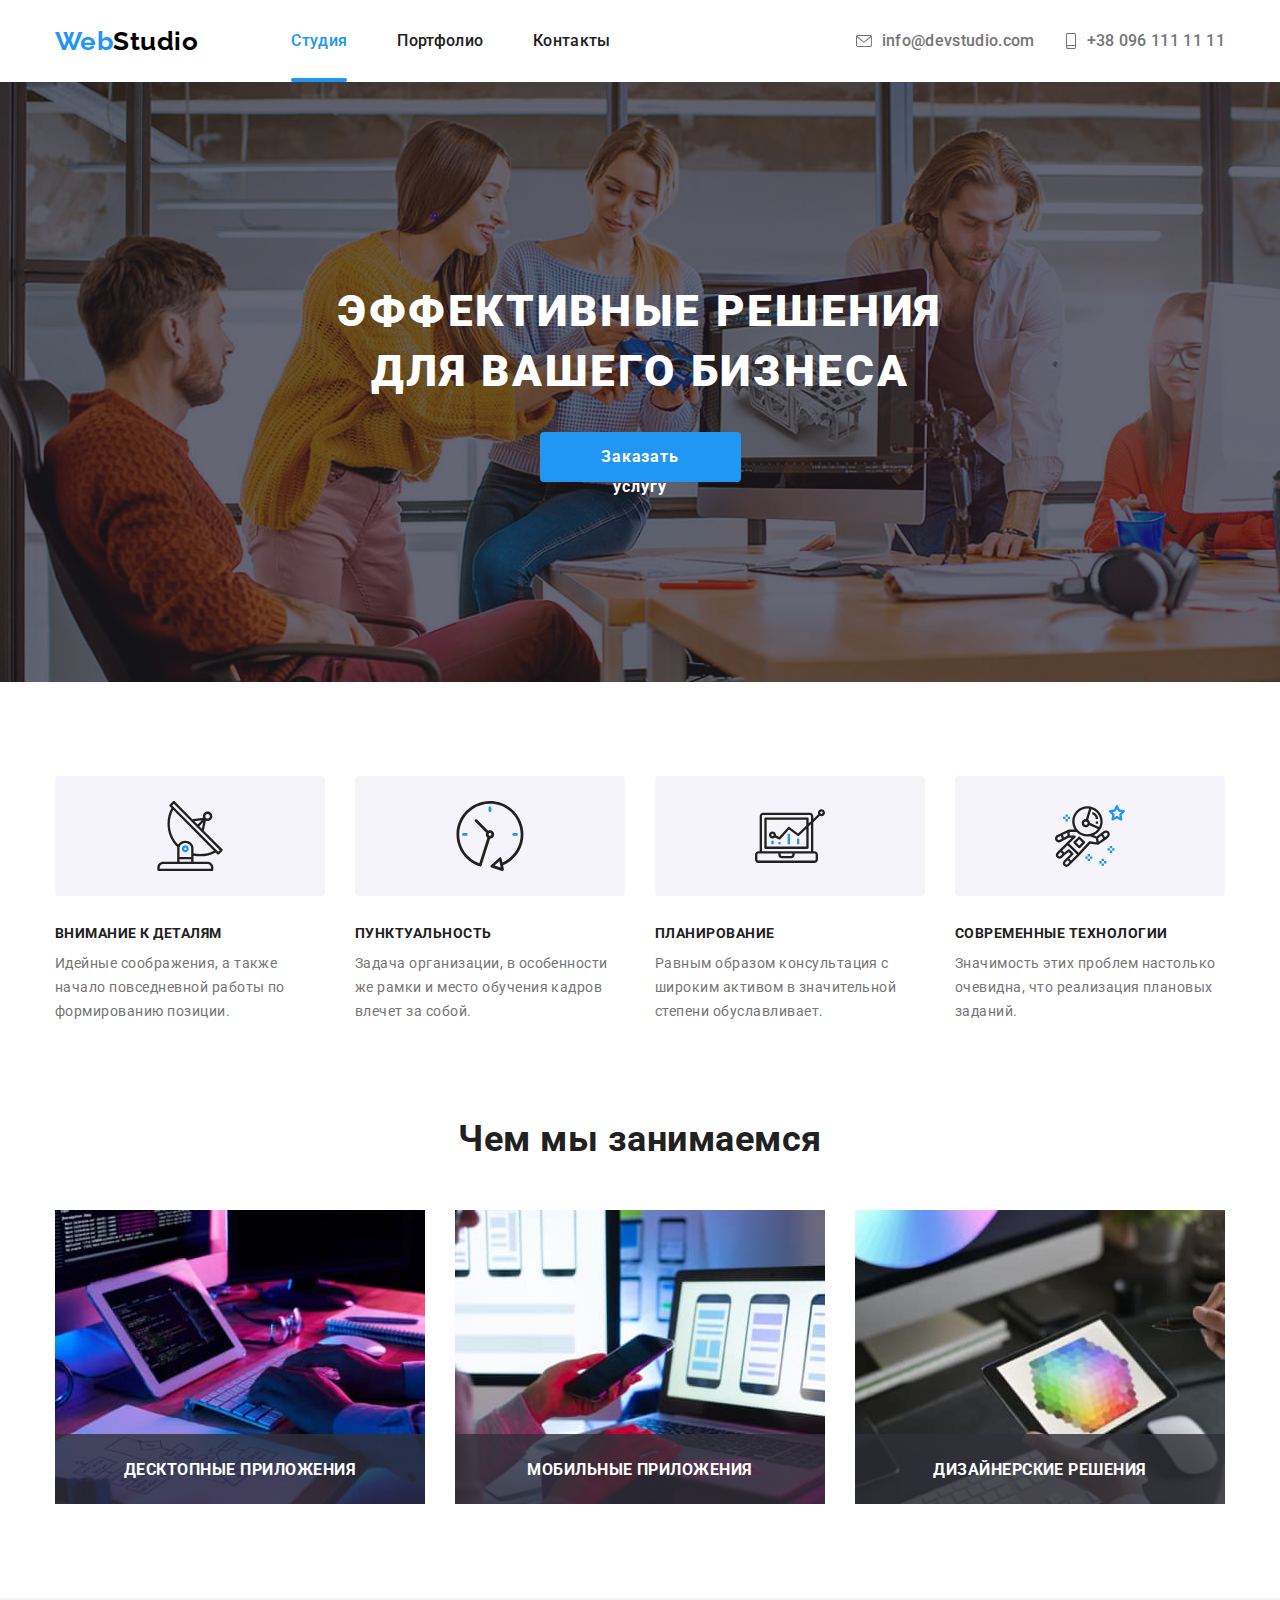
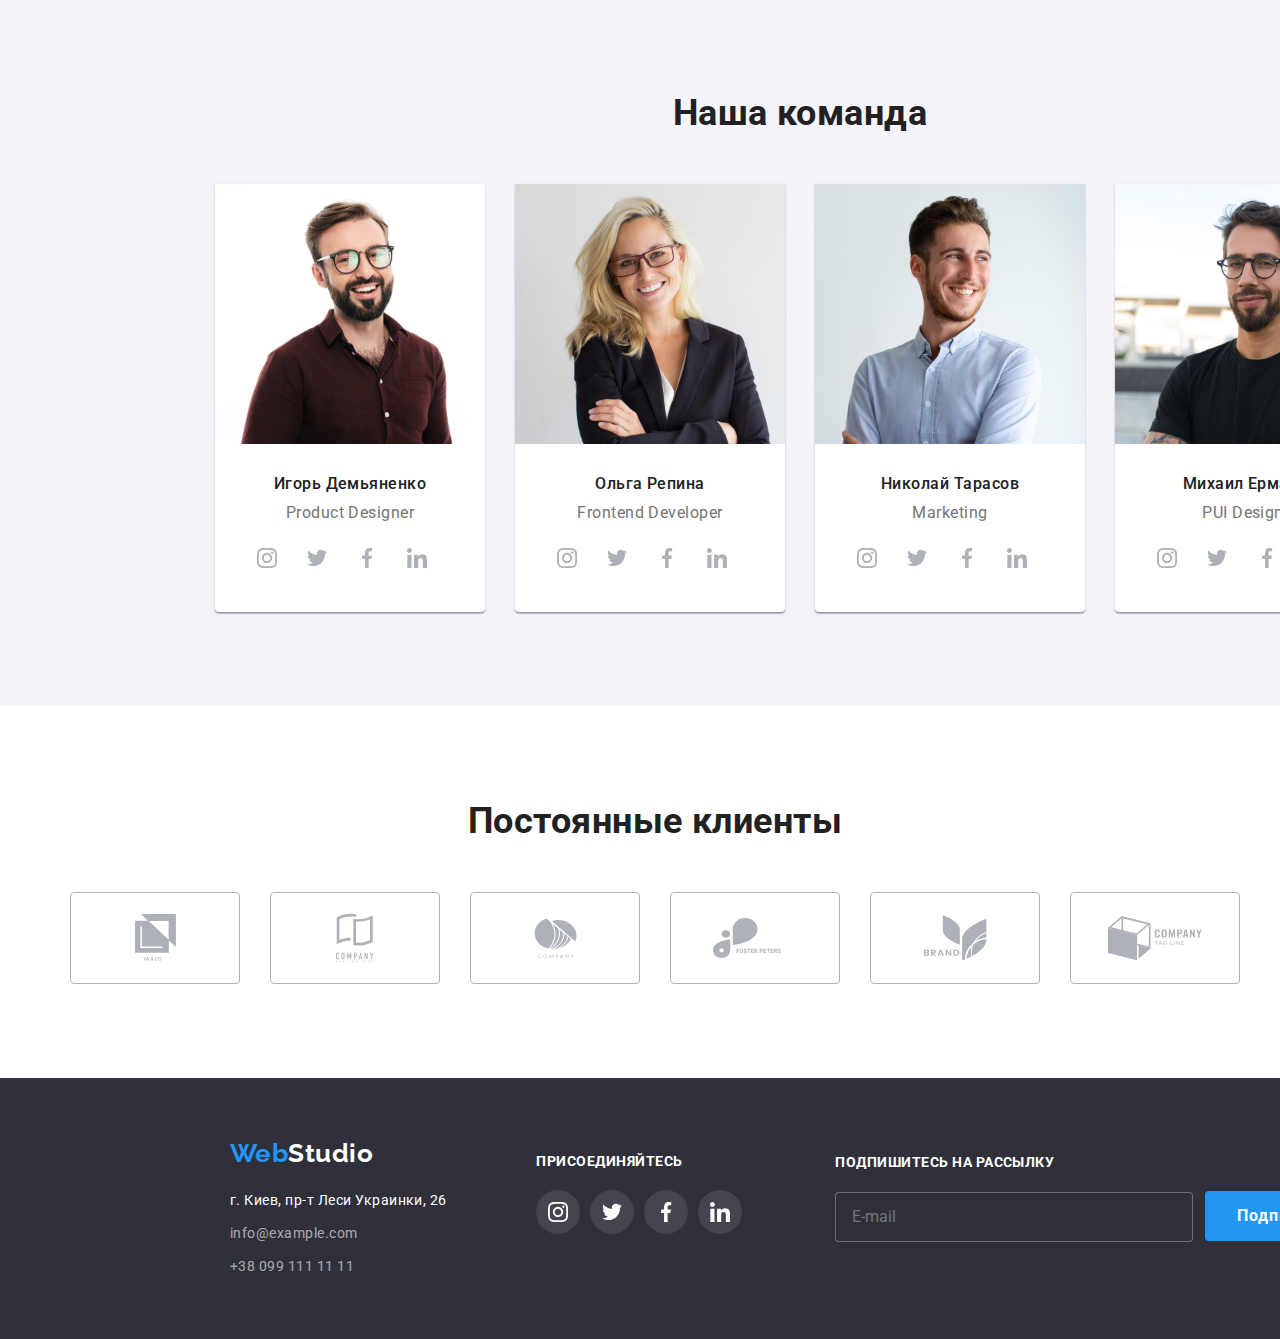
<file: index.html>
<!DOCTYPE html>
<html lang="ru">
    <head>
        <meta charset="UTF-8" />
        <meta http-equiv="X-UA-Compatible" content="IE=edge" />
        <meta name="viewport" content="width=device-width, initial-scale=1.0" />
        <title>WebStudio</title>
        <link rel="preconnect" href="https://fonts.googleapis.com" />
        <link rel="preconnect" href="https://fonts.gstatic.com" crossorigin />
        <link
            rel="stylesheet"
            href="https://cdnjs.cloudflare.com/ajax/libs/modern-normalize/1.1.0/modern-normalize.min.css"
        />
        <link
            href="https://fonts.googleapis.com/css2?family=Raleway:wght@700&family=Roboto:wght@400;500;700;900&display=swap"
            rel="stylesheet"
        />
        <link rel="stylesheet" href="./css/style.css" />
    </head>
    <body>
        <!-------HEADER-------- -->
        <section class="section">
            <header class="header">
                <a href="./index.html" class="logo"
                    >Web<span class="logo--black">Studio</span></a
                >
                <nav class="site-nav">
                    <ul class="site-nav__list">
                        <li class="site-nav__item">
                            <a
                                href="./index.html"
                                class="site-nav__link site-nav__link--current"
                                >Студия</a
                            >
                        </li>
                        <li class="site-nav__item">
                            <a href="./portfolio.html" class="site-nav__link"
                                >Портфолио</a
                            >
                        </li>
                        <li class="site-nav__item">
                            <a href="#" class="site-nav__link">Контакты</a>
                        </li>
                    </ul>
                </nav>
                <ul class="auth-nav">
                    <li class="auth-nav__item">
                        <a href="#" class="auth-nav__link">
                            <svg
                                class="auth-nav__icon"
                                width="16px"
                                height="12px"
                            >
                                <use
                                    href="./images/symbol-defs.svg#envelope"
                                ></use>
                            </svg>
                            info@devstudio.com
                        </a>
                    </li>
                    <li class="auth-nav__item">
                        <a href="#" class="auth-nav__link"
                            ><svg
                                class="auth-nav__icon"
                                width="12px"
                                height="16px"
                            >
                                <use
                                    href="./images/symbol-defs.svg#phone"
                                ></use>
                            </svg>
                            +38 096 111 11 11</a
                        >
                    </li>
                </ul>
            </header>
        </section>
        <main>
            <!------HERO-------->
            <section class="hero">
                <h1 class="hero__title">
                    Эффективные решения <br />
                    для вашего бизнеса
                </h1>
                <button
                    type="button"
                    class="button button--centered"
                    data-modal-open
                >
                    Заказать услугу
                </button>
            </section>
            <!------FEATURES-------->
            <section class="section">
                <div class="features">
                    <h2 class="features__title">Особенности</h2>
                    <ul class="features__list">
                        <li class="features__item">
                            <div class="features__card">
                                <svg class="features__icon">
                                    <use
                                        href="./images/symbol-defs.svg#antenna"
                                    ></use>
                                </svg>
                            </div>
                            <h3 class="features__name">Внимание к деталям</h3>
                            <p class="features__text">
                                Идейные соображения, а также начало повседневной
                                работы по формированию позиции.
                            </p>
                        </li>
                        <li class="features__item">
                            <div class="features__card">
                                <svg class="features__icon">
                                    <use
                                        href="./images/symbol-defs.svg#clock"
                                    ></use>
                                </svg>
                            </div>
                            <h3 class="features__name">Пунктуальность</h3>
                            <p class="features__text">
                                Задача организации, в особенности же рамки и
                                место обучения кадров влечет за собой.
                            </p>
                        </li>
                        <li class="features__item">
                            <div class="features__card">
                                <svg class="features__icon">
                                    <use
                                        href="./images/symbol-defs.svg#diagram"
                                    ></use>
                                </svg>
                            </div>
                            <h3 class="features__name">Планирование</h3>
                            <p class="features__text">
                                Равным образом консультация с широким активом в
                                значительной степени обуславливает.
                            </p>
                        </li>
                        <li class="features__item">
                            <div class="features__card">
                                <svg class="features__icon">
                                    <use
                                        href="./images/symbol-defs.svg#astronaut"
                                    ></use>
                                </svg>
                            </div>
                            <h3 class="features__name">
                                Современные технологии
                            </h3>
                            <p class="features__text">
                                Значимость этих проблем настолько очевидна, что
                                реализация плановых заданий.
                            </p>
                        </li>
                    </ul>
                </div>
            </section>
            <!---------DEALS---------->
            <section class="section">
                <div class="deals">
                    <h2 class="deals__title">Чем мы занимаемся</h2>
                    <ul class="deals__list">
                        <li class="deals__item">
                            <a href="#"
                                ><img
                                    src="./images/deals_1.jpg"
                                    alt="Десктопные приложения"
                                    width="370"
                            /></a>
                            <p class="deals__name">Десктопные приложения</p>
                        </li>
                        <li class="deals__item">
                            <a href="#"
                                ><img
                                    src="./images/deals_2.jpg"
                                    alt="Мобильные приложения"
                                    width="370"
                            /></a>
                            <p class="deals__name">Мобильные приложения</p>
                        </li>
                        <li class="deals__item">
                            <a href="#"
                                ><img
                                    src="./images/deals_3.jpg"
                                    alt="Дизайнерские решения"
                                    width="370"
                            /></a>
                            <p class="deals__name">Дизайнерские решения</p>
                        </li>
                    </ul>
                </div>
            </section>
            <!--------STAFF----------->
            <section class="section section--grey">
                <div class="staff">
                    <h2 class="staff__title">Наша команда</h2>
                    <ul class="staff__list">
                        <li class="staff__card">
                            <img
                                src="./images/igor.jpg"
                                alt="Игорь Демьяненко"
                                width="270"
                            />
                            <div class="staff__info">
                                <h3 class="staff__name">Игорь Демьяненко</h3>
                                <p class="staff__position">Product Designer</p>
                                <ul class="social-media">
                                    <li class="social-media__item">
                                        <a
                                            href="http://"
                                            class="social-media__link"
                                        >
                                            <svg width="20px" height="20px">
                                                <use
                                                    href="./images/symbol-defs.svg#instagram"
                                                ></use>
                                            </svg>
                                        </a>
                                    </li>
                                    <li class="social-media__item">
                                        <a
                                            href="http://"
                                            class="social-media__link"
                                        >
                                            <svg width="20px" height="20px">
                                                <use
                                                    href="./images/symbol-defs.svg#twitter"
                                                ></use>
                                            </svg>
                                        </a>
                                    </li>
                                    <li class="social-media__item">
                                        <a
                                            href="http://"
                                            class="social-media__link"
                                        >
                                            <svg width="20px" height="20px">
                                                <use
                                                    href="./images/symbol-defs.svg#facebook"
                                                ></use>
                                            </svg>
                                        </a>
                                    </li>
                                    <li class="social-media__item">
                                        <a
                                            href="http://"
                                            class="social-media__link"
                                        >
                                            <svg width="20px" height="20px">
                                                <use
                                                    href="./images/symbol-defs.svg#linkedin"
                                                ></use>
                                            </svg>
                                        </a>
                                    </li>
                                </ul>
                            </div>
                        </li>
                        <li class="staff__card">
                            <img
                                src="./images/olga.jpg"
                                alt="Ольга Репина"
                                width="270"
                            />
                            <div class="staff__info">
                                <h3 class="staff__name">Ольга Репина</h3>
                                <p class="staff__position">
                                    Frontend Developer
                                </p>
                                <ul class="social-media">
                                    <li class="social-media__item">
                                        <a
                                            href="http://"
                                            class="social-media__link"
                                        >
                                            <svg width="20px" height="20px">
                                                <use
                                                    href="./images/symbol-defs.svg#instagram"
                                                ></use>
                                            </svg>
                                        </a>
                                    </li>
                                    <li class="social-media__item">
                                        <a
                                            href="http://"
                                            class="social-media__link"
                                        >
                                            <svg width="20px" height="20px">
                                                <use
                                                    href="./images/symbol-defs.svg#twitter"
                                                ></use>
                                            </svg>
                                        </a>
                                    </li>
                                    <li class="social-media__item">
                                        <a
                                            href="http://"
                                            class="social-media__link"
                                        >
                                            <svg width="20px" height="20px">
                                                <use
                                                    href="./images/symbol-defs.svg#facebook"
                                                ></use>
                                            </svg>
                                        </a>
                                    </li>
                                    <li class="social-media__item">
                                        <a
                                            href="http://"
                                            class="social-media__link"
                                        >
                                            <svg width="20px" height="20px">
                                                <use
                                                    href="./images/symbol-defs.svg#linkedin"
                                                ></use>
                                            </svg>
                                        </a>
                                    </li>
                                </ul>
                            </div>
                        </li>
                        <li class="staff__card">
                            <img
                                src="./images/nikolai.jpg"
                                alt="Николай Тарасов"
                                width="270"
                            />
                            <div class="staff__info">
                                <h3 class="staff__name">Николай Тарасов</h3>
                                <p class="staff__position">Marketing</p>
                                <ul class="social-media">
                                    <li class="social-media__item">
                                        <a
                                            href="http://"
                                            class="social-media__link"
                                        >
                                            <svg width="20px" height="20px">
                                                <use
                                                    href="./images/symbol-defs.svg#instagram"
                                                ></use>
                                            </svg>
                                        </a>
                                    </li>
                                    <li class="social-media__item">
                                        <a
                                            href="http://"
                                            class="social-media__link"
                                        >
                                            <svg width="20px" height="20px">
                                                <use
                                                    href="./images/symbol-defs.svg#twitter"
                                                ></use>
                                            </svg>
                                        </a>
                                    </li>
                                    <li class="social-media__item">
                                        <a
                                            href="http://"
                                            class="social-media__link"
                                        >
                                            <svg width="20px" height="20px">
                                                <use
                                                    href="./images/symbol-defs.svg#facebook"
                                                ></use>
                                            </svg>
                                        </a>
                                    </li>
                                    <li class="social-media__item">
                                        <a
                                            href="http://"
                                            class="social-media__link"
                                        >
                                            <svg width="20px" height="20px">
                                                <use
                                                    href="./images/symbol-defs.svg#linkedin"
                                                ></use>
                                            </svg>
                                        </a>
                                    </li>
                                </ul>
                            </div>
                        </li>
                        <li class="staff__card">
                            <img
                                src="./images/mikhail.jpg"
                                alt="Михаил Ермаков"
                                width="270"
                            />
                            <div class="staff__info">
                                <h3 class="staff__name">Михаил Ермаков</h3>
                                <p class="staff__position">PUI Designer</p>
                                <ul class="social-media">
                                    <li class="social-media__item">
                                        <a
                                            href="http://"
                                            class="social-media__link"
                                        >
                                            <svg width="20px" height="20px">
                                                <use
                                                    href="./images/symbol-defs.svg#instagram"
                                                ></use>
                                            </svg>
                                        </a>
                                    </li>
                                    <li class="social-media__item">
                                        <a
                                            href="http://"
                                            class="social-media__link"
                                        >
                                            <svg width="20px" height="20px">
                                                <use
                                                    href="./images/symbol-defs.svg#twitter"
                                                ></use>
                                            </svg>
                                        </a>
                                    </li>
                                    <li class="social-media__item">
                                        <a
                                            href="http://"
                                            class="social-media__link"
                                        >
                                            <svg width="20px" height="20px">
                                                <use
                                                    href="./images/symbol-defs.svg#facebook"
                                                ></use>
                                            </svg>
                                        </a>
                                    </li>
                                    <li class="social-media__item">
                                        <a
                                            href="http://"
                                            class="social-media__link"
                                        >
                                            <svg width="20px" height="20px">
                                                <use
                                                    href="./images/symbol-defs.svg#linkedin"
                                                ></use>
                                            </svg>
                                        </a>
                                    </li>
                                </ul>
                            </div>
                        </li>
                    </ul>
                </div>
            </section>
            <!--------- ПОСТОЯННЫЕ КЛИЕНТЫ -------->
            <section class="section">
                <div class="clients">
                    <h2 class="clients__title">Постоянные клиенты</h2>
                    <ul class="clients__list">
                        <li class="clients__item">
                            <a href="" class="clients__link">
                                <svg width="41px" height="47px">
                                    <use
                                        href="./images/symbol-defs.svg#client-1"
                                    ></use>
                                </svg>
                            </a>
                        </li>
                        <li class="clients__item">
                            <a href="" class="clients__link">
                                <svg width="38px" height="92px">
                                    <use
                                        href="./images/symbol-defs.svg#client-2"
                                    ></use>
                                </svg>
                            </a>
                        </li>
                        <li class="clients__item">
                            <a href="" class="clients__link">
                                <svg width="43px" height="92px">
                                    <use
                                        href="./images/symbol-defs.svg#client-3"
                                    ></use>
                                </svg>
                            </a>
                        </li>
                        <li class="clients__item">
                            <a href="" class="clients__link">
                                <svg width="84px" height="92px">
                                    <use
                                        href="./images/symbol-defs.svg#client-4"
                                    ></use>
                                </svg>
                            </a>
                        </li>
                        <li class="clients__item">
                            <a href="" class="clients__link">
                                <svg width="63px" height="92px">
                                    <use
                                        href="./images/symbol-defs.svg#client-5"
                                    ></use>
                                </svg>
                            </a>
                        </li>
                        <li class="clients__item">
                            <a href="" class="clients__link">
                                <svg width="94px" height="92px">
                                    <use
                                        href="./images/symbol-defs.svg#client-6"
                                    ></use>
                                </svg>
                            </a>
                        </li>
                    </ul>
                </div>
            </section>
        </main>
        <!---------FOOTER-------->
        <footer class="section section--footer">
            <div class="container-footer">
                <a href="./index.html" class="logo"
                    >Web<span class="logo--white">Studio</span></a
                >
                <address class="contact">
                    <ul class="contact__list">
                        <li class="contact__item">
                            г. Киев, пр-т Леси Украинки, 26
                        </li>
                        <li class="contact__item">
                            <a href="#" class="contact__link"
                                >info@example.com</a
                            >
                        </li>
                        <li class="contact__item">
                            <a href="#" class="contact__link"
                                >+38 099 111 11 11</a
                            >
                        </li>
                    </ul>
                </address>
            </div>
            <div class="join">
                <p class="join__title">Присоединяйтесь</p>
                <ul class="join__list">
                    <li class="join__item">
                        <a href="http://" class="join__link">
                            <svg width="20px" height="20px">
                                <use
                                    href="./images/symbol-defs.svg#instagram"
                                ></use>
                            </svg>
                        </a>
                    </li>
                    <li class="join__item">
                        <a href="http://" class="join__link">
                            <svg width="20px" height="20px">
                                <use
                                    href="./images/symbol-defs.svg#twitter"
                                ></use>
                            </svg>
                        </a>
                    </li>
                    <li class="join__item">
                        <a href="http://" class="join__link">
                            <svg width="20px" height="20px">
                                <use
                                    href="./images/symbol-defs.svg#facebook"
                                ></use>
                            </svg>
                        </a>
                    </li>
                    <li class="join__item">
                        <a href="http://" class="join__link">
                            <svg width="20px" height="20px">
                                <use
                                    href="./images/symbol-defs.svg#linkedin"
                                ></use>
                            </svg>
                        </a>
                    </li>
                </ul>
            </div>
            <div class="subscribe">
                <form class="subscribe__form">
                    <div class="subscribe__card">
                        <label for="email" class="subscribe__title"
                            >Подпишитесь на рассылку</label
                        >
                        <input
                            class="subscribe__data"
                            type="email"
                            name="email"
                            id="email"
                            placeholder="E-mail"
                        />
                    </div>
                    <button type="submit" class="button button__subscribe">
                        Подписаться
                        <svg width="24px" height="24px" class="subscribe__icon">
                            <use href="./images/symbol-defs.svg#send"></use>
                        </svg>
                    </button>
                </form>
            </div>
        </footer>

        <!---------BACKDROP------- -->

        <div class="backdrop backdrop--is-hidden" data-modal>
            <div class="modal-order">
                <button
                    type="button"
                    class="modal-order__close"
                    data-modal-close
                >
                    <svg class="pic-close" height="11px" width="11px">
                        <use href="./images/symbol-defs.svg#close"></use>
                    </svg>
                </button>
                <p class="modal__header">
                    Оставьте свои данные, мы вам перезвоним
                </p>
                <form class="modal__body">
                    <label class="modal__title"
                        >Имя
                        <div class="modal__item">
                            <input
                                type="text"
                                name="name"
                                class="modal__input"
                                autofocus
                            />
                            <svg width="12px" height="12px" class="modal__icon">
                                <use href="./images/symbol-defs.svg#name"></use>
                            </svg></div
                    ></label>

                    <label class="modal__title"
                        >Телефон
                        <div class="modal__item">
                            <input
                                type="tel"
                                name="tel"
                                class="modal__input"
                            /><svg
                                width="13px"
                                height="13px"
                                class="modal__icon"
                            >
                                <use
                                    href="./images/symbol-defs.svg#phonenumber"
                                ></use>
                            </svg></div
                    ></label>

                    <label class="modal__title"
                        >Почта
                        <div class="modal__item">
                            <input
                                type="email"
                                name="email"
                                class="modal__input"
                            /><svg
                                width="15px"
                                height="12px"
                                class="modal__icon"
                            >
                                <use
                                    href="./images/symbol-defs.svg#email"
                                ></use>
                            </svg></div
                    ></label>

                    <label class="modal__title"
                        >Комментарий<textarea
                            name="comment"
                            cols="30"
                            rows="10"
                            placeholder="Введите текст"
                            class="modal__input modal__comment"
                        ></textarea>
                    </label>

                    <div class="modal__policy">
                        <label class="modal__policy-text"
                            ><input
                                type="checkbox"
                                name="policy"
                                class="modal__checkbox"
                            /><span class="modal__checkbox-icon"></span>
                            Соглашаюсь с рассылкой и принимаю
                            <a href="" class="modal__policy-link"
                                >Условия договора</a
                            ></label
                        >
                    </div>
                    <button type="submit" class="modal__submit">
                        Отправить
                    </button>
                </form>
            </div>
        </div>
        <script src="./js/modal.js"></script>
    </body>
</html>
</file>
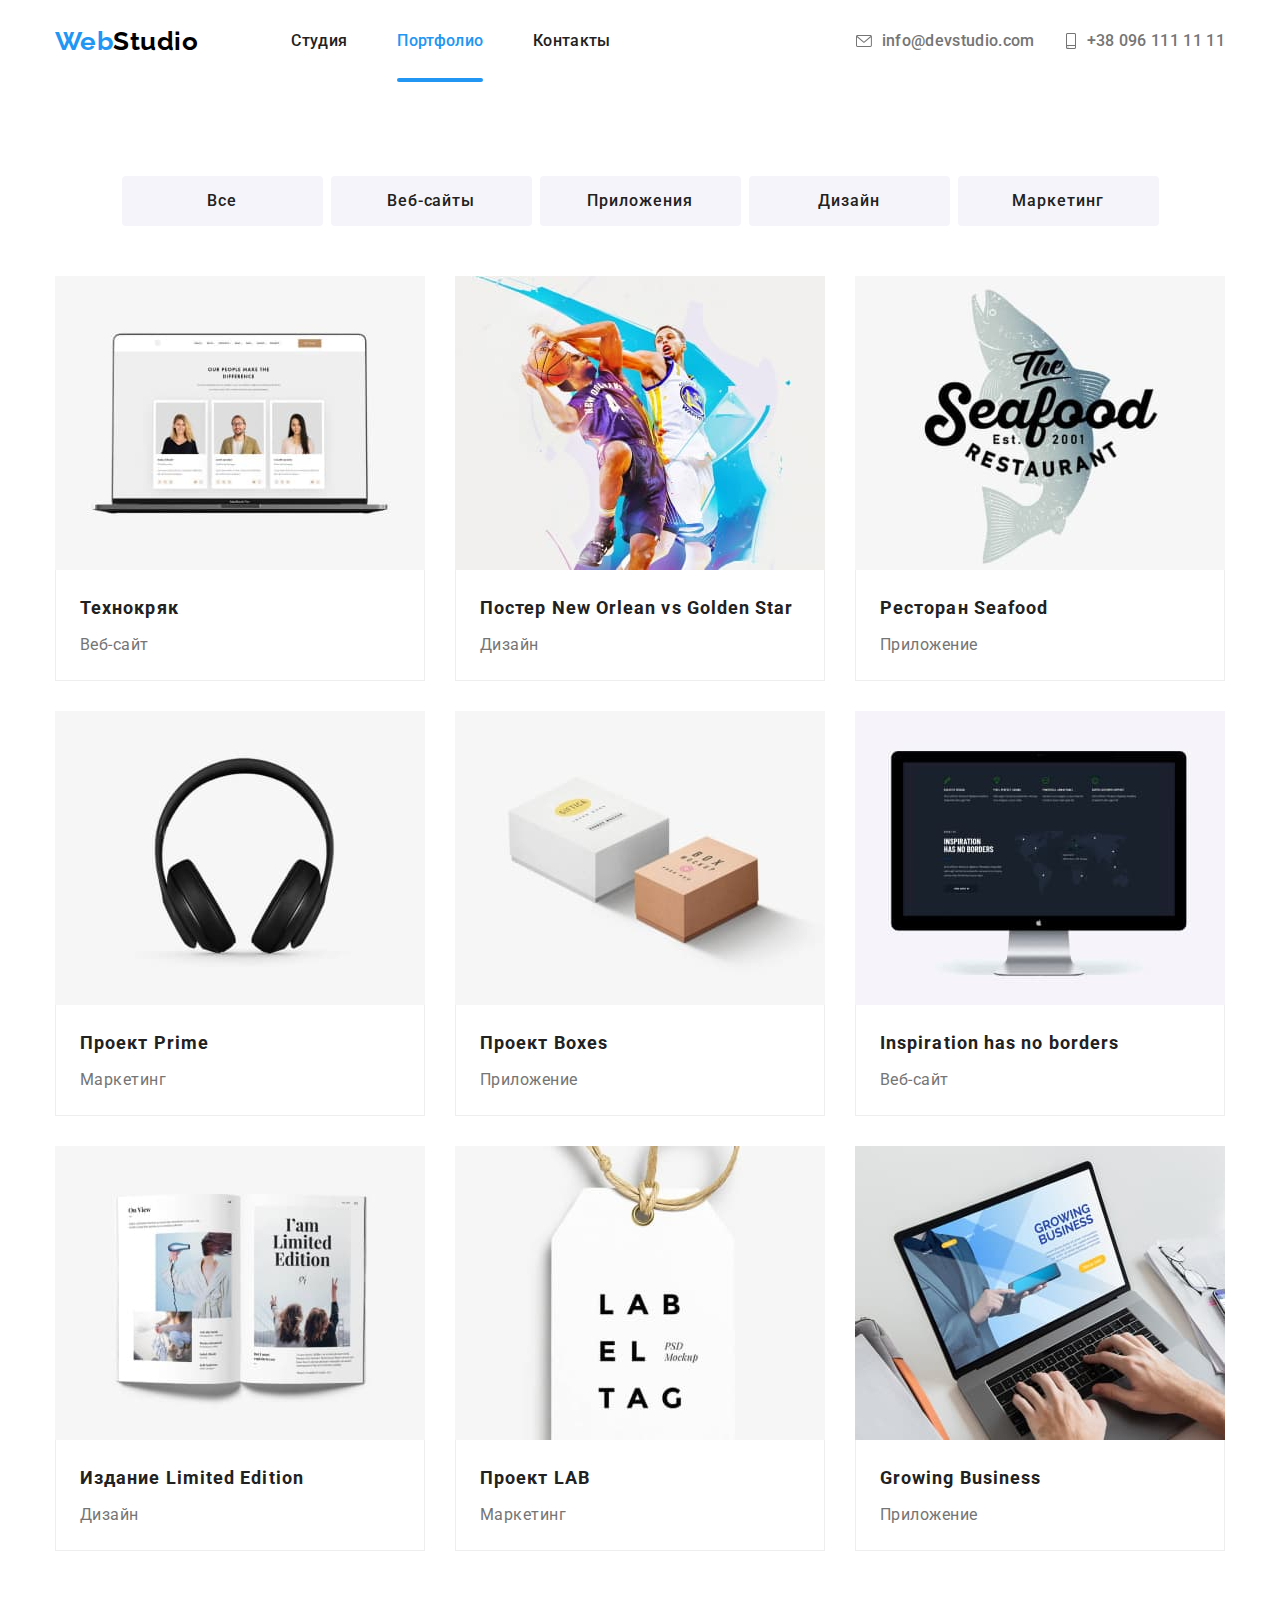
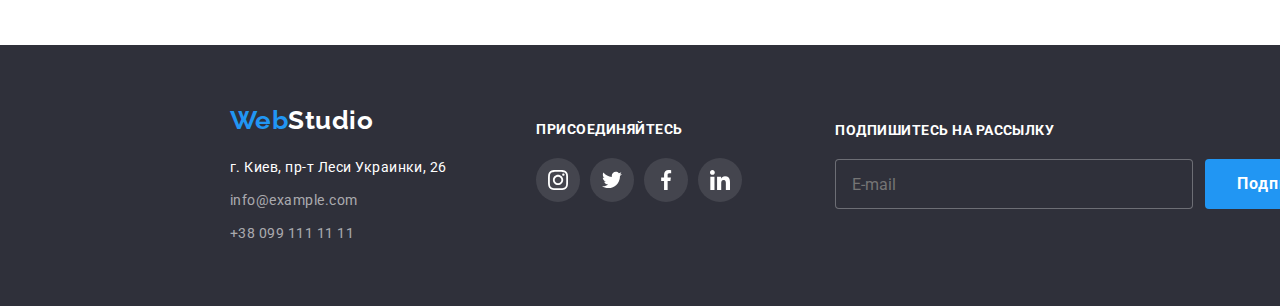
<file: portfolio.html>
<!DOCTYPE html>
<html lang="ru">
    <head>
        <meta charset="UTF-8" />
        <meta http-equiv="X-UA-Compatible" content="IE=edge" />
        <meta name="viewport" content="width=device-width, initial-scale=1.0" />
        <title>WebStudio</title>
        <link rel="preconnect" href="https://fonts.googleapis.com" />
        <link rel="preconnect" href="https://fonts.gstatic.com" crossorigin />
        <link
            rel="stylesheet"
            href="https://cdnjs.cloudflare.com/ajax/libs/modern-normalize/1.1.0/modern-normalize.min.css"
        />
        <link
            href="https://fonts.googleapis.com/css2?family=Raleway:wght@700&family=Roboto:wght@400;500;700;900&display=swap"
            rel="stylesheet"
        />
        <link rel="stylesheet" href="./css/style.css" />
    </head>

    <body>
        <!-------HEADER---------->
        <section class="section section--uderlined">
            <header class="header header--underlined">
                <a href="./index.html" class="logo"
                    >Web<span class="logo--black">Studio</span></a
                >
                <nav class="site-nav">
                    <ul class="site-nav__list">
                        <li class="site-nav__item">
                            <a href="./index.html" class="site-nav__link"
                                >Студия</a
                            >
                        </li>
                        <li class="site-nav__item">
                            <a
                                href="./portfolio.html"
                                class="site-nav__link site-nav__link--current"
                                >Портфолио</a
                            >
                        </li>
                        <li class="site-nav__item">
                            <a href="#" class="site-nav__link">Контакты</a>
                        </li>
                    </ul>
                </nav>
                <ul class="auth-nav">
                    <li class="auth-nav__item">
                        <a href="#" class="auth-nav__link">
                            <svg
                                class="auth-nav__icon"
                                width="16px"
                                height="12px"
                            >
                                <use
                                    href="./images/symbol-defs.svg#envelope"
                                ></use>
                            </svg>
                            info@devstudio.com
                        </a>
                    </li>
                    <li class="auth-nav__item">
                        <a href="#" class="auth-nav__link"
                            ><svg
                                class="auth-nav__icon"
                                width="12px"
                                height="16px"
                            >
                                <use
                                    href="./images/symbol-defs.svg#phone"
                                ></use>
                            </svg>
                            +38 096 111 11 11</a
                        >
                    </li>
                </ul>
            </header>
        </section>
        <main>
            <!------PRODUCT LIST-------->
            <section>
                <div class="portfolio">
                    <h1 class="portfolio__title--noshow">Портфолио</h1>
                    <h2 class="portfolio__title--noshow">Примеры работ</h2>
                    <ul class="portfolio__filter">
                        <li>
                            <button type="button" class="button button--grey">
                                Все
                            </button>
                        </li>
                        <li>
                            <button type="button" class="button button--grey">
                                Веб-сайты
                            </button>
                        </li>
                        <li>
                            <button type="button" class="button button--grey">
                                Приложения
                            </button>
                        </li>
                        <li>
                            <button type="button" class="button button--grey">
                                Дизайн
                            </button>
                        </li>
                        <li>
                            <button type="button" class="button button--grey">
                                Маркетинг
                            </button>
                        </li>
                    </ul>
                    <ul class="portfolio__list">
                        <li class="portfolio__block">
                            <a href class="portfolio__item">
                                <div class="portfolio__image">
                                    <img
                                        src="./images/tehnokryak.jpg"
                                        alt="Технокряк"
                                        width="370"
                                        height="294"
                                    />
                                    <div>
                                        <p class="portfolio__label">
                                            Ресурс предлагает комплексные
                                            предложения с разным уровнем
                                            функционала и сервисов. Все это
                                            позволит посетителю получить
                                            исчерпывающие сведения о компании
                                            или частном лице.
                                        </p>
                                    </div>
                                </div>
                                <div class="portfolio__description">
                                    <h3 class="portfolio__title">Технокряк</h3>
                                    <p class="portfolio__type">Веб-сайт</p>
                                </div>
                            </a>
                        </li>
                        <li class="portfolio__block">
                            <a href class="portfolio__item">
                                <div class="portfolio__image">
                                    <img
                                        src="./images/poster.jpg"
                                        alt="Постер New Orlean vs Golden Star"
                                        width="370"
                                    />
                                    <div>
                                        <p class="portfolio__label">
                                            Ресурс предлагает комплексные
                                            предложения с разным уровнем
                                            функционала и сервисов. Все это
                                            позволит посетителю получить
                                            исчерпывающие сведения о компании
                                            или частном лице.
                                        </p>
                                    </div>
                                </div>
                                <div class="portfolio__description">
                                    <h3 class="portfolio__title">
                                        Постер New Orlean vs Golden Star
                                    </h3>
                                    <p class="portfolio__type">Дизайн</p>
                                </div>
                            </a>
                        </li>
                        <li class="portfolio__block">
                            <a href class="portfolio__item">
                                <div class="portfolio__image">
                                    <img
                                        src="./images/seafood.jpg"
                                        alt="Ресторан Seafood"
                                        width="370"
                                    />
                                    <div>
                                        <p class="portfolio__label">
                                            Ресурс предлагает комплексные
                                            предложения с разным уровнем
                                            функционала и сервисов. Все это
                                            позволит посетителю получить
                                            исчерпывающие сведения о компании
                                            или частном лице.
                                        </p>
                                    </div>
                                </div>
                                <div class="portfolio__description">
                                    <h3 class="portfolio__title">
                                        Ресторан Seafood
                                    </h3>
                                    <p class="portfolio__type">Приложение</p>
                                </div></a
                            >
                        </li>
                        <li class="portfolio__block">
                            <a href class="portfolio__item">
                                <div class="portfolio__image">
                                    <img
                                        src="./images/prime.jpg"
                                        alt="Проект Prime"
                                        width="370"
                                    />
                                    <div>
                                        <p class="portfolio__label">
                                            Ресурс предлагает комплексные
                                            предложения с разным уровнем
                                            функционала и сервисов. Все это
                                            позволит посетителю получить
                                            исчерпывающие сведения о компании
                                            или частном лице.
                                        </p>
                                    </div>
                                </div>
                                <div class="portfolio__description">
                                    <h3 class="portfolio__title">
                                        Проект Prime
                                    </h3>
                                    <p class="portfolio__type">Маркетинг</p>
                                </div></a
                            >
                        </li>
                        <li class="portfolio__block">
                            <a href class="portfolio__item">
                                <div class="portfolio__image">
                                    <img
                                        src="./images/boxes.jpg"
                                        alt="Проект Boxes"
                                        width="370"
                                    />
                                    <div>
                                        <p class="portfolio__label">
                                            Ресурс предлагает комплексные
                                            предложения с разным уровнем
                                            функционала и сервисов. Все это
                                            позволит посетителю получить
                                            исчерпывающие сведения о компании
                                            или частном лице.
                                        </p>
                                    </div>
                                </div>
                                <div class="portfolio__description">
                                    <h3 class="portfolio__title">
                                        Проект Boxes
                                    </h3>
                                    <p class="portfolio__type">Приложение</p>
                                </div></a
                            >
                        </li>
                        <li class="portfolio__block">
                            <a href class="portfolio__item">
                                <div class="portfolio__image">
                                    <img
                                        src="./images/inspiration.jpg"
                                        alt="Inspiration has no borders"
                                        width="370"
                                    />
                                    <div>
                                        <p class="portfolio__label">
                                            Ресурс предлагает комплексные
                                            предложения с разным уровнем
                                            функционала и сервисов. Все это
                                            позволит посетителю получить
                                            исчерпывающие сведения о компании
                                            или частном лице.
                                        </p>
                                    </div>
                                </div>
                                <div class="portfolio__description">
                                    <h3 class="portfolio__title">
                                        Inspiration has no borders
                                    </h3>
                                    <p class="portfolio__type">Веб-сайт</p>
                                </div></a
                            >
                        </li>
                        <li class="portfolio__block">
                            <a href class="portfolio__item">
                                <div class="portfolio__image">
                                    <img
                                        src="./images/limitededition.jpg"
                                        alt="Издание Limited Edition"
                                        width="370"
                                    />
                                    <div>
                                        <p class="portfolio__label">
                                            Ресурс предлагает комплексные
                                            предложения с разным уровнем
                                            функционала и сервисов. Все это
                                            позволит посетителю получить
                                            исчерпывающие сведения о компании
                                            или частном лице.
                                        </p>
                                    </div>
                                </div>
                                <div class="portfolio__description">
                                    <h3 class="portfolio__title">
                                        Издание Limited Edition
                                    </h3>
                                    <p class="portfolio__type">Дизайн</p>
                                </div></a
                            >
                        </li>
                        <li class="portfolio__block">
                            <a href class="portfolio__item">
                                <div class="portfolio__image">
                                    <img
                                        src="./images/lab.jpg"
                                        alt="Проект LAB"
                                        width="370"
                                    />
                                    <div>
                                        <p class="portfolio__label">
                                            Ресурс предлагает комплексные
                                            предложения с разным уровнем
                                            функционала и сервисов. Все это
                                            позволит посетителю получить
                                            исчерпывающие сведения о компании
                                            или частном лице.
                                        </p>
                                    </div>
                                </div>
                                <div class="portfolio__description">
                                    <h3 class="portfolio__title">Проект LAB</h3>
                                    <p class="portfolio__type">Маркетинг</p>
                                </div></a
                            >
                        </li>
                        <li class="portfolio__block">
                            <a href class="portfolio__item">
                                <div class="portfolio__image">
                                    <img
                                        src="./images/growing.jpg"
                                        alt="Growing Business"
                                        width="370"
                                    />
                                    <div>
                                        <p class="portfolio__label">
                                            Ресурс предлагает комплексные
                                            предложения с разным уровнем
                                            функционала и сервисов. Все это
                                            позволит посетителю получить
                                            исчерпывающие сведения о компании
                                            или частном лице.
                                        </p>
                                    </div>
                                </div>
                                <div class="portfolio__description">
                                    <h3 class="portfolio__title">
                                        Growing Business
                                    </h3>
                                    <p class="portfolio__type">Приложение</p>
                                </div></a
                            >
                        </li>
                    </ul>
                </div>
            </section>
        </main>
        <!------FOOTER-------->
        <footer class="section section--footer">
            <div class="container-footer">
                <a href="./index.html" class="logo"
                    >Web<span class="logo--white">Studio</span></a
                >
                <address class="contact">
                    <ul class="contact__list">
                        <li class="contact__item">
                            г. Киев, пр-т Леси Украинки, 26
                        </li>
                        <li class="contact__item">
                            <a href="#" class="contact__link"
                                >info@example.com</a
                            >
                        </li>
                        <li class="contact__item">
                            <a href="#" class="contact__link"
                                >+38 099 111 11 11</a
                            >
                        </li>
                    </ul>
                </address>
            </div>
            <div class="join">
                <p class="join__title">Присоединяйтесь</p>
                <ul class="join__list">
                    <li class="join__item">
                        <a href="http://" class="join__link">
                            <svg width="20px" height="20px">
                                <use
                                    href="./images/symbol-defs.svg#instagram"
                                ></use>
                            </svg>
                        </a>
                    </li>
                    <li class="join__item">
                        <a href="http://" class="join__link">
                            <svg width="20px" height="20px">
                                <use
                                    href="./images/symbol-defs.svg#twitter"
                                ></use>
                            </svg>
                        </a>
                    </li>
                    <li class="join__item">
                        <a href="http://" class="join__link">
                            <svg width="20px" height="20px">
                                <use
                                    href="./images/symbol-defs.svg#facebook"
                                ></use>
                            </svg>
                        </a>
                    </li>
                    <li class="join__item">
                        <a href="http://" class="join__link">
                            <svg width="20px" height="20px">
                                <use
                                    href="./images/symbol-defs.svg#linkedin"
                                ></use>
                            </svg>
                        </a>
                    </li>
                </ul>
            </div>
            <div class="subscribe">
                <form class="subscribe__form">
                    <div class="subscribe__card">
                        <label for="email" class="subscribe__title"
                            >Подпишитесь на рассылку</label
                        >
                        <input
                            class="subscribe__data"
                            type="email"
                            name="email"
                            id="email"
                            placeholder="E-mail"
                        />
                    </div>
                    <button type="submit" class="button button__subscribe">
                        Подписаться
                        <svg width="24px" height="24px" class="subscribe__icon">
                            <use href="./images/symbol-defs.svg#send"></use>
                        </svg>
                    </button>
                </form>
            </div>
        </footer>
    </body>
</html>
</file>
<file: css/style.css>
:root {
    --primary-background-color: #ffffff;
    --secondary-background-color: #f5f4fa;
    --footer-background-color: #2f303a;
    --primary-text-color: #757575;
    --title-text-color: #212121;
    --accent-color: #2196f3;
    --hero-background-color: #c4c4c4;
    --icon-color: #afb1b8;
    --transition-timing-function: cubic-bezier(0.4, 0, 0.2, 1);
}
/* white color #FFFFFF */
/* black color #000000 */
/* adress color rgba(255, 255, 255, 0.6) */

img {
    display: block;
}
body {
    margin: 0;
}
h1,
h2,
h3,
h4,
ul,
li,
p {
    margin: 0;
    padding: 0;
}

ul {
    list-style-type: none;
}
button {
    cursor: pointer;
}
a {
    text-decoration: none;
}

body {
    background-color: var(--primary-background-color);
    color: var(--primary-text-color);
    font-family: Roboto;
    letter-spacing: 0.03em;
}

/* -------HEADER---------- */

.section {
    display: flex;
    align-items: center;

    width: 1200px;
    margin-left: auto;
    margin-right: auto;
    padding-right: 15px;
    padding-left: 15px;
}
.header {
    display: flex;
    align-items: center;
    width: 100%;
}
.logo {
    margin-right: 93px;

    color: var(--accent-color);
    font-family: Raleway;
    font-size: 26px;
    font-weight: 700;
    line-height: 1.19;
}
.logo--black {
    color: #000000;
}
.logo--white {
    color: var(--primary-background-color);
}

.site-nav__list {
    display: flex;
}
.site-nav__item:not(:last-child) {
    margin-right: 50px;
}
.site-nav__link {
    display: flex;
    position: relative;

    color: var(--title-text-color);
    font-weight: 500;
    line-height: 1.14;
    letter-spacing: 0.02em;
    padding: 32px 0;

    transition-property: color;
    transition-duration: 250ms;
    transition-timing-function: var(--transition-timing-function);
}
.site-nav__link:hover,
.site-nav__link:focus {
    color: var(--accent-color);
}
.site-nav__link::after {
    content: '';
    position: absolute;
    display: flex;
    left: 0;
    bottom: 0;

    height: 4px;
    width: 100%;
    border-radius: 4px;
    background-color: var(--accent-color);

    opacity: 0;
    transition-property: opacity;
    transition-duration: 250ms;
    transition-timing-function: var(--transition-timing-function);
}
.site-nav__item:hover .site-nav__link::after,
.site-nav__item:focus .site-nav__link::after {
    opacity: 1;
}
.site-nav__link--current {
    color: var(--accent-color);
}
.site-nav__link--current::after {
    content: '';
    position: absolute;
    display: flex;
    left: 0;
    bottom: 0;
    opacity: 1;

    height: 4px;
    width: 100%;
    border-radius: 4px;
    background-color: var(--accent-color);
}
.auth-nav {
    display: flex;
    margin-left: auto;
}
.auth-nav__item:not(:last-child) {
    margin-right: 30px;
}
.auth-nav__link {
    display: flex;
    align-items: center;
    color: var(--primary-text-colors);
    fill: var(--primary-text-color);
    font-weight: 500;
    line-height: 1.14;
    letter-spacing: 0.02em;
    padding: 24px 0;

    transition-property: color, fill;
    transition-duration: 250ms;
    transition-timing-function: var(--transition-timing-function);
}
.auth-nav__link:hover,
.auth-nav__link:focus {
    color: var(--accent-color);
    fill: var(--accent-color);
}
.auth-nav__icon {
    margin-right: 10px;
}

/* ------HERO -------- */

.hero {
    display: flex;
    flex-direction: column;
    justify-content: center;
    margin-bottom: 94px;
}
.hero {
    background-color: var(--hero-background-color);
    background-image: linear-gradient(
            rgba(47, 48, 58, 0.4),
            rgba(47, 48, 58, 0.4)
        ),
        url(../images/hero.jpg);
    background-repeat: no-repeat;
    background-size: cover;

    max-width: 1600px;
    height: 600px;
    margin-left: auto;
    margin-right: auto;
    padding: 200px 0;
}
.hero__title {
    color: #ffffff;
    font-weight: 900;
    font-size: 44px;
    line-height: 1.36;
    text-align: center;
    letter-spacing: 0.06em;
    text-transform: uppercase;

    margin-top: 0;
    margin-bottom: 30px;
}
.button {
    border-radius: 4px;
    border: none;
    cursor: pointer;
    width: 201px;
    height: 50px;
    padding: 10px 32px;

    color: var(--primary-background-color);
    background-color: var(--accent-color);
    font-weight: 700;
    font-size: 16px;
    line-height: 1.88;
    letter-spacing: 0.06em;

    transition-property: box-shadow;
    transition-duration: 250ms;
    transition-timing-function: var(--transition-timing-function);
}
.button--centered {
    margin-left: auto;
    margin-right: auto;
}
.button:hover,
.button:focus {
    box-shadow: 0px 4px 4px rgba(0, 0, 0, 0.15);
}

/* -------FEATURE LIST-------- */

.features {
    margin-bottom: 94px;
}
.features__title {
    display: none;
}
.features__list {
    display: flex;
}
.features__item:not(:last-child) {
    margin-right: 30px;
}
.features__card {
    display: flex;
    width: 270px;
    height: 120px;
    background-color: var(--secondary-background-color);
    border-radius: 4px;
    margin-bottom: 30px;
}
.features__name {
    color: var(--title-text-color);
    font-weight: 700;
    font-size: 14px;
    line-height: 1.14;
    text-transform: uppercase;

    margin-bottom: 10px;
}
.features__text {
    font-size: 14px;
    line-height: 1.7;
}
.features__icon {
    width: 70px;
    margin-left: auto;
    margin-right: auto;
}
/* -------DEALS------------- */
.deals {
    padding-bottom: 94px;
}
.deals__title {
    color: var(--title-text-color);
    font-weight: 700;
    font-size: 36px;
    line-height: 1.17;
    text-align: center;

    margin-bottom: 50px;
    padding-left: auto;
    padding-right: auto;
}
.deals__list {
    display: flex;
}
.deals__item {
    position: relative;
}
.deals__item:not(:last-child) {
    margin-right: 30px;
}
.deals__name {
    display: flex;
    justify-content: center;
    position: absolute;
    bottom: 0;
    right: 0;

    background-color: rgba(47, 48, 58, 0.8);
    height: 70px;
    width: 100%;
    text-transform: uppercase;
    font-weight: 700;
    line-height: 1.14;
    color: var(--primary-background-color);
    padding: 27px 0;
}
/* -----------STAFF------------- */
.section--grey {
    background-color: var(--secondary-background-color);
    width: 1600px;
}
.staff {
    padding: 94px 15px;
    margin-left: auto;
    margin-right: auto;
}
.staff__title {
    color: var(--title-text-color);
    font-weight: 700;
    font-size: 36px;
    line-height: 1.17;
    text-align: center;

    margin-bottom: 50px;
}
.staff__info {
    padding-top: 30px;
    padding-bottom: 30px;
}
.staff__name {
    color: var(--title-text-color);
    font-weight: 500;
    font-size: 16px;
    line-height: 1.19;
    text-align: center;
}
.staff__position {
    font-size: 16px;
    line-height: 1.19;
    text-align: center;
    margin-top: 10px;
}
.staff__list {
    display: flex;
}
.staff__card {
    background-color: var(--primary-background-color);
    border-radius: 0 0 4px 4px;
    box-shadow: 0px 1px 3px rgba(0, 0, 0, 0.12), 0px 1px 1px rgba(0, 0, 0, 0.14),
        0px 2px 1px rgba(0, 0, 0, 0.2);

    width: 270px;
}
.staff__card:not(:last-child) {
    margin-right: 30px;
}
.social-media {
    display: flex;
    width: 206px;
    height: 44px;
    margin-left: auto;
    margin-right: auto;
    margin-top: 16px;
}
.social-media__item {
    display: flex;
}
.social-media__item:not(:last-child) {
    margin-right: 10px;
}
.social-media__link {
    display: flex;
    align-items: center;
    justify-content: center;

    fill: var(--icon-color);
    width: 40px;
    height: 40px;
    border-radius: 50%;

    transition-property: background-color, fill;
    transition-duration: 250ms;
    transition-timing-function: var(--transition-timing-function);
}

.social-media__link:hover,
.social-media__link:focus {
    fill: var(--primary-background-color);
    background-color: var(--accent-color);
}

/* ----------CLIENTS--------------- */
.clients {
    padding: 94px 15px;
}
.clients__title {
    color: var(--title-text-color);
    font-weight: 700;
    font-size: 36px;
    line-height: 1.17;
    text-align: center;

    margin-bottom: 50px;
}
.clients__list {
    display: flex;
}
.clients__item {
    width: 170px;
    height: 92px;
}
.clients__item:not(:last-child) {
    margin-right: 30px;
}
.clients__link {
    display: flex;
    align-items: center;
    justify-content: center;

    width: 100%;
    height: 100%;
    fill: var(--icon-color);
    border: 1px solid var(--icon-color);
    border-radius: 4px;

    transition-property: fill, border;
    transition-duration: 250ms;
    transition-timing-function: var(--transition-timing-function);
}
.clients__link:hover,
.clients__link:focus {
    fill: var(--accent-color);
    border: 1px solid var(--accent-color);
}

/*-------------- FOOTER -------------------*/

.section--footer {
    display: flex;
    justify-content: flex-start;
    width: 1600px;
    margin-left: auto;
    margin-right: auto;
    background-color: var(--footer-background-color);
}

.container-footer {
    margin-right: 70px;
    margin-left: 215px;
    padding-top: 60px;
    padding-bottom: 60px;
}
.contact {
    margin-top: 20px;
}
.contact__list {
    color: #ffffff;
    font-style: normal;
    font-size: 14px;
    line-height: 1.71;
    cursor: pointer;
}
.contact__item:not(:last-child) {
    margin-bottom: 9px;
}
.contact__item {
    color: var(--primary-background-color);

    transition-property: color;
    transition-duration: 250ms;
    transition-timing-function: var(--transition-timing-function);
}
.contact__item:hover,
.contact__item:focus {
    color: var(--accent-color);
}
.contact__link {
    color: rgba(255, 255, 255, 0.6);

    transition-property: color;
    transition-duration: 250ms;
    transition-timing-function: var(--transition-timing-function);
}
.contact__link:hover,
.contact__link:focus {
    color: var(--accent-color);
}
.join {
    padding-top: 72px;
    padding-bottom: 100px;
}
.join__title {
    display: flex;
    color: var(--primary-background-color);
    font-weight: 700;
    line-height: 1.14;
    font-size: 14px;
    text-transform: uppercase;
    margin-bottom: 20px;
}
.join__list {
    display: flex;
}
.join__item:not(:last-child) {
    margin-right: 10px;
}

.join__link {
    display: flex;
    align-items: center;
    justify-content: center;

    background-color: rgba(255, 255, 255, 0.1);
    fill: var(--primary-background-color);
    width: 44px;
    height: 44px;
    border-radius: 50%;

    transition-property: background-color;
    transition-duration: 250ms;
    transition-timing-function: var(--transition-timing-function);
}
.join__link:hover,
.join__link:focus {
    background-color: var(--accent-color);
}

/* ------SUBSCRIBE------ */
.subscribe {
    margin-left: 93px;
}
.subscribe__form {
    display: flex;
}
.subscribe__card {
    padding-top: 72px;
    padding-bottom: 94px;
}
.subscribe__title {
    color: var(--primary-background-color);
    font-weight: 700;
    line-height: 1.14;
    font-size: 14px;
    text-transform: uppercase;
}
.subscribe__data {
    display: block;
    width: 358px;
    height: 50px;
    background-color: var(--footer-background-color);
    border: 1px solid rgba(255, 255, 255, 0.3);
    border-radius: 4px;
    box-shadow: (0px 4px 4px rgba(0, 0, 0, 0.15));
    outline: none;

    color: rgba(255, 255, 255, 0.6);
    font-size: 16px;
    line-height: 1.25;
    padding-left: 16px;
    margin-top: 20px;
}

.button__subscribe {
    display: flex;
    align-items: center;

    fill: var(--primary-background-color);

    margin-top: 110px;
    margin-bottom: 94px;
    margin-left: 12px;
}
.subscribe__icon {
    margin-left: 10px;
}
/* ------BACKDROP--------- */

.backdrop {
    position: fixed;

    width: 100%;
    height: 100%;
    top: 0;
    left: 0;

    background-color: rgba(0, 0, 0, 0.2);
    opacity: 1;

    transition-property: opacity;
    transition-duration: 250ms;
    transition-timing-function: var(--transition-timing-function);
}
.backdrop--is-hidden {
    opacity: 0;
    pointer-events: none;
}
.modal-order {
    position: absolute;
    top: 221px;
    left: 50%;
    transform: translate(-50%, 0%);

    width: 528px;
    height: 581px;
    border-radius: 4px;

    box-shadow: 0px 1px 3px rgba(0, 0, 0, 0.12), 0px 1px 1px rgba(0, 0, 0, 0.14),
        0px 2px 1px rgba(0, 0, 0, 0.2);
    background-color: var(--primary-background-color);
}
.modal-order__close {
    position: absolute;
    top: 8px;
    right: 8px;

    width: 30px;
    height: 30px;
    border-radius: 50%;
    border: 1px solid rgba(0, 0, 0, 0.1);
    padding: 0;
    background-color: var(--primary-background-color);

    transition-property: fill;
    transition-duration: 250ms;
    transition-timing-function: var(--transition-timing-function);
}
.modal-order__close:hover,
.modal-order__close:focus {
    fill: var(--accent-color);
}
.modal__header {
    font-weight: 700;
    font-size: 20px;
    color: var(--title-text-color);
    text-align: center;
    line-height: 1.15;
    margin-top: 40px;
}
.modal__body {
    display: flex;
    flex-direction: column;
    margin-top: 12px;
    padding-left: 40px;
    padding-right: 40px;
}
.modal__title {
    font-weight: 400;
    font-size: 12px;
    line-height: 1.17;
    letter-spacing: 0.01em;
    color: var(--primary-text-color);
}
.modal__input {
    padding-left: 42px;
    margin-bottom: 10px;
    margin-top: 4px;
    border: 1px solid rgba(33, 33, 33, 0.2);
    border-radius: 4px;
    height: 40px;
    width: 100%;

    font-size: 14px;
    line-height: 1.14;
    letter-spacing: 0.01em;
    color: var(--primary-text-color);

    transition-property: border-color;
    transition-duration: 250ms;
    transition-timing-function: var(--transition-timing-function);
}
.modal__input:hover,
.modal__input:focus {
    outline: none;
    border-color: var(--accent-color);
}
.modal__input::placeholder {
    font-size: 14px;
    line-height: 1.14;
    letter-spacing: 0.01em;
    color: rgba(117, 117, 117, 0.5);
}
.modal__icon {
    position: absolute;
    left: 15px;
    bottom: 24px;
}
.modal__item:hover,
.modal__item:focus {
    fill: var(--accent-color);
}
.modal__item {
    position: relative;
    transition-property: fill;
    transition-duration: 250ms;
    transition-timing-function: var(--transition-timing-function);
}

.modal__comment {
    height: 120px;
    resize: none;
    padding: 10px 16px;
}
.modal__checkbox {
    appearance: none;
    position: absolute;
}
.modal__checkbox-icon {
    display: flex;
    width: 16px;
    height: 15px;
    border: 2px solid var(--title-text-color);
    border-radius: 2px;
    margin-right: 8.3px;
}
.modal__checkbox:checked + .modal__checkbox-icon {
    background-color: var(--accent-color);
    border-color: var(--accent-color);
    background-image: url(../images/check.svg);
    background-size: contain;
    background-origin: border-box;
}
.modal__policy {
    display: flex;
    margin-top: 20px;
    margin-left: auto;
    margin-right: auto;
    margin-bottom: 30px;
    align-items: center;
}
.modal__policy-text {
    display: flex;
    font-size: 14px;
    line-height: 1.71;
    margin-right: 8.3px;
    align-items: center;
}
.modal__policy-link {
    color: var(--accent-color);
    text-decoration-line: underline;
    margin-left: 4px;
}
.modal__submit {
    height: 50px;
    width: 200px;
    padding: 10px 55px;
    margin-right: auto;
    margin-left: auto;
    background-color: var(--accent-color);
    box-shadow: 0px 4px 4px rgba(0, 0, 0, 0.15);
    border-radius: 4px;
    border: none;

    font-weight: 700;
    font-size: 16px;
    line-height: 1.88;
    letter-spacing: 0.06em;
    color: var(--primary-background-color);

    transition-property: background-color;
    transition-duration: 250ms;
    transition-timing-function: var(--transition-timing-function);
}
.modal__submit:hover,
.modal__submit:focus {
    background-color: #188ce8;
}

/* ------PORTFOLIO-------- */

.section--underlined {
    width: 100%;
    border-bottom: 1px solid #ececec;
}
.header--underlined {
    width: 1200px;
}
.portfolio {
    width: 1200px;
    margin-left: auto;
    margin-right: auto;
    padding: 94px 15px;
}
.portfolio__title--noshow {
    display: none;
}
.portfolio__filter {
    display: flex;
    justify-content: center;
    margin-bottom: 50px;
}
.portfolio__filter :not(:last-child) {
    margin-right: 8px;
}

.button--grey {
    padding: 6px 22px;

    color: var(--title-text-color);
    background-color: var(--secondary-background-color);
    font-weight: 500;
    font-size: 16px;
    line-height: 1.625;
    text-align: center;

    transition-property: color, background-color, box-shadow;
    transition-duration: 250ms;
    transition-timing-function: var(--transition-timing-function);

    cursor: pointer;
}
.button--grey:hover,
.button--grey:focus {
    color: var(--primary-background-color);
    background-color: var(--accent-color);
    box-shadow: 0px 3px 1px rgba(0, 0, 0, 0.1), 0px 1px 2px rgba(0, 0, 0, 0.08),
        0px 2px 2px rgba(0, 0, 0, 0.12);
}
.portfolio__list {
    display: flex;
    flex-wrap: wrap;
}
.portfolio__block {
    position: relative;

    width: 370px;
    margin-right: 30px;
    margin-bottom: 30px;

    transition-property: box-shadow;
    transition-duration: 250ms;
    transition-timing-function: var(--transition-timing-function);
}
.portfolio__block:nth-last-child(-n + 3) {
    margin-bottom: 0;
}
.portfolio__block:nth-child(3n) {
    margin-right: 0;
}
.portfolio__block:hover,
.portfolio__block:focus {
    box-shadow: 0px 1px 1px rgba(0, 0, 0, 0.12), 0px 4px 4px rgba(0, 0, 0, 0.06),
        1px 4px 6px rgba(0, 0, 0, 0.16);
}
.portfolio__title {
    color: var(--title-text-color);
    font-weight: 700;
    font-size: 18px;
    line-height: 2;
    letter-spacing: 0.06em;
}
.portfolio__type {
    color: var(--primary-text-color);
    font-size: 16px;
    line-height: 1.88;
}

.portfolio__description {
    border-left: 0.5px solid #eeeeee;
    border-right: 0.5px solid #eeeeee;
    border-bottom: 0.5px solid #eeeeee;

    padding: 20px 24px;
    justify-content: flex-start;
}
.portfolio__title {
    margin-bottom: 4px;
}

.portfolio__item {
    height: 294px;
    overflow: hidden;
}
.portfolio__image {
    position: relative;
    overflow: hidden;
}
.portfolio__label {
    position: absolute;
    top: 0;
    right: 0;

    width: 100%;
    height: 294px;
    padding: 63px 24px;
    background-color: rgba(33, 150, 243, 0.9);
    font-size: 18px;
    line-height: 1.55;
    color: var(--primary-background-color);

    transform: translateY(101%);

    transition-property: transform;
    transition-duration: 250ms;
    transition-timing-function: var(--transition-timing-function);
}
.portfolio__block:hover .portfolio__label {
    transform: translateY(0);
}
</file>
